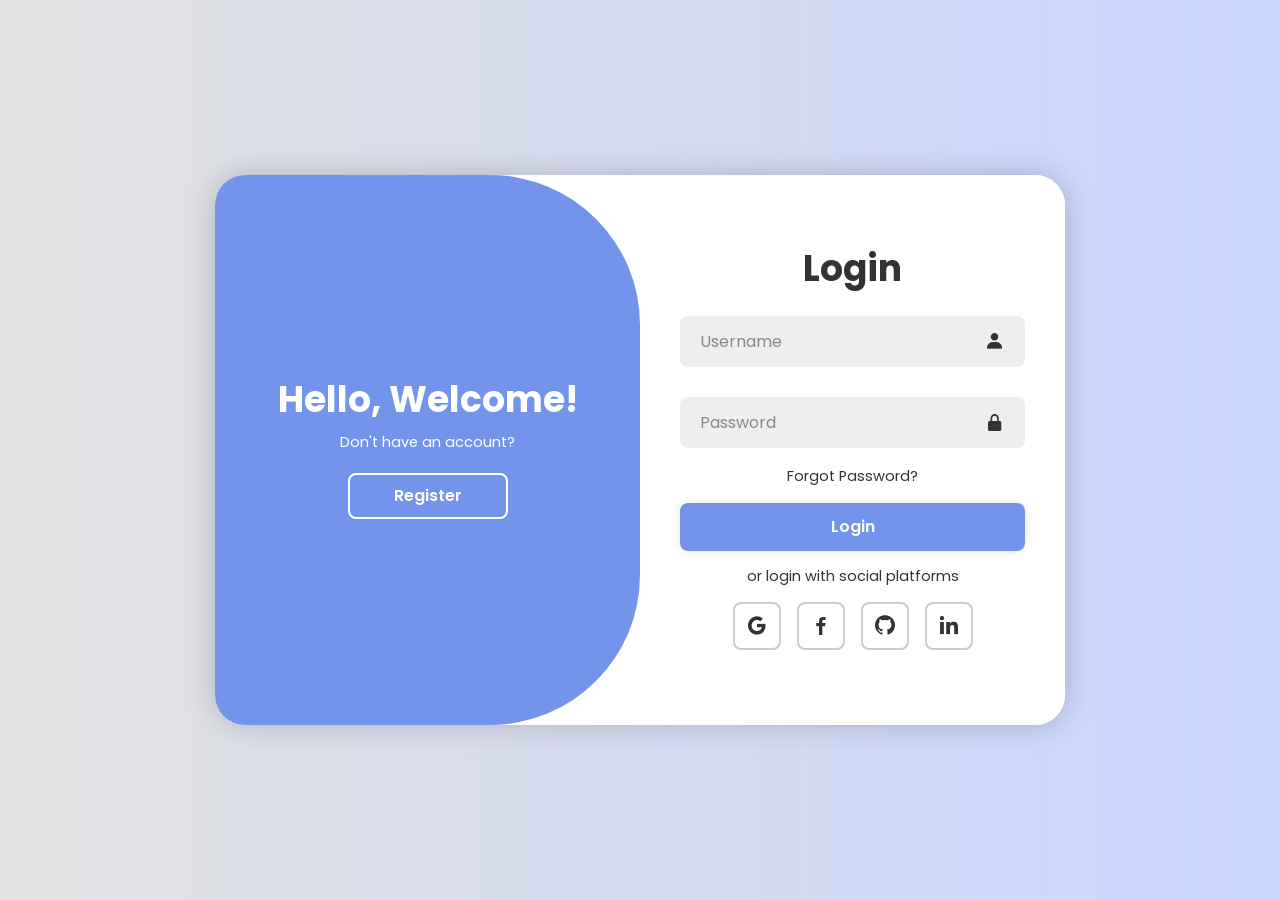
<file: index.html>
<!DOCTYPE html>
<html lang="vi">
<head>
    <meta charset="UTF-8">
    <meta name="viewport" content="width=device-width, initial-scale=1.0">
    <title>Login/Signup Form</title>
    <link rel="stylesheet" href="frontend/web/SignUp_LogIn_Form.css">
    <link href='https://unpkg.com/boxicons@2.1.4/css/boxicons.min.css' rel='stylesheet'>
</head>
<body>

    <div class="container">
        <!-- ĐĂNG NHẬP -->
        <div class="form-box login">
            <form action="#">
                <h1>Login</h1>
                <div class="input-box">
                    <input type="text" placeholder="Username" required>
                    <i class='bx bxs-user'></i>
                </div>
                <div class="input-box">
                    <input type="password" placeholder="Password" required>
                    <i class='bx bxs-lock-alt'></i>
                </div>
                <div class="forgot-link">
                    <a href="#">Forgot Password?</a>
                </div>
                <button type="submit" class="btn">Login</button>
                <p>or login with social platforms</p>
                <div class="social-icons">
                    <a href="#"><i class='bx bxl-google'></i></a>
                    <a href="#"><i class='bx bxl-facebook'></i></a>
                    <a href="#"><i class='bx bxl-github'></i></a>
                    <a href="#"><i class='bx bxl-linkedin'></i></a>
                </div>
            </form>
        </div>

        <!-- ĐĂNG KÝ -->
        <div class="form-box register">
            <form action="#">
                <h1>Registration</h1>
                <div class="input-box">
                    <input type="text" placeholder="Username" required>
                    <i class='bx bxs-user'></i>
                </div>
                <div class="input-box">
                    <input type="email" placeholder="Email" required>
                    <i class='bx bxs-envelope'></i>
                </div>
                <div class="input-box">
                    <input type="password" placeholder="Password" required>
                    <i class='bx bxs-lock-alt'></i>
                </div>
                <button type="submit" class="btn">Register</button>
                <p>or register with social platforms</p>
                <div class="social-icons">
                    <a href="#"><i class='bx bxl-google'></i></a>
                    <a href="#"><i class='bx bxl-facebook'></i></a>
                    <a href="#"><i class='bx bxl-github'></i></a>
                    <a href="#"><i class='bx bxl-linkedin'></i></a>
                </div>
            </form>
        </div>

        <!-- TOGGLE PANEL -->
        <div class="toggle-box">
            <div class="toggle-panel toggle-left">
                <h1>Hello, Welcome!</h1>
                <p>Don't have an account?</p>
                <button class="btn register-btn">Register</button>
            </div>

            <div class="toggle-panel toggle-right">
                <h1>Welcome Back!</h1>
                <p>Already have an account?</p>
                <button class="btn login-btn">Login</button>
            </div>
        </div>
    </div>

    <!-- TOAST NOTIFICATION -->
    <div id="toast"
        style="display:none; position:fixed; top:20px; right:20px; padding:12px 20px;
               background:#4CAF50; color:white; border-radius:8px;
               box-shadow:0 4px 8px rgba(0,0,0,0.2); z-index:9999;">
    </div>

    <!-- SCRIPTS -->
    <script src="frontend/web/SignUp_LogIn_Form.js"></script>
    <script>
    // 🔑 Để API_URL rỗng để tự động bắt theo Origin của Flask Server
    const API_URL = "";

    window.addEventListener("DOMContentLoaded", () => {
        // XỬ LÝ ĐĂNG KÝ
        const registerForm = document.querySelector(".register form");

        registerForm.addEventListener("submit", async (e) => {
            e.preventDefault();

            const username = registerForm.querySelector('input[placeholder="Username"]').value.trim();
            const email = registerForm.querySelector('input[placeholder="Email"]').value.trim();
            const password = registerForm.querySelector('input[placeholder="Password"]').value.trim();

            try {
                const res = await fetch(`${API_URL}/register`, {
                    credentials: "include",
                    method: "POST",
                    headers: { "Content-Type": "application/json" },
                    body: JSON.stringify({ username, email, password }),
                });

                const data = await res.json();
                if (res.ok) {
                    showToast(data.message);
                    registerForm.reset();
                } else {
                    showToast(data.message || "Đăng ký thất bại!", true);
                }
            } catch (err) {
                console.error(err);
                showToast("Không thể kết nối đến server!", true);
            }
        });

        // XỬ LÝ ĐĂNG NHẬP
        const loginForm = document.querySelector('.login form');

        loginForm.addEventListener('submit', async (e) => {
            e.preventDefault();
            const username = loginForm.querySelector('input[placeholder="Username"]').value.trim();
            const password = loginForm.querySelector('input[placeholder="Password"]').value.trim();

            try {
                const res = await fetch(`${API_URL}/login`, {
                    credentials: "include",
                    method: 'POST',
                    headers: { 'Content-Type': 'application/json' },
                    body: JSON.stringify({ username, password })
                });

                const data = await res.json();
                if (res.ok) {
                    showToast(data.message);
                    localStorage.setItem("loggedInUser", username);
                    setTimeout(() => {
                        // Sửa từ "/web/index.html" thành "index.html" để không bị lỗi 404
                        window.location.href = "main.html"; 
                    }, 1500);
                } else {
                    showToast(data.message || 'Sai tên đăng nhập hoặc mật khẩu!', true);
                }
            } catch (err) {
                console.error(err);
                showToast("Không thể kết nối đến server!", true);
            }
        });
    });
    </script>

</body>
</html>
</file>
<file: frontend/web/SignUp_LogIn_Form.css>
@import url('https://fonts.googleapis.com/css2?family=Poppins:ital,wght@0,100;0,200;0,300;0,400;0,500;0,600;0,700;0,800;0,900;1,100;1,200;1,300;1,400;1,500;1,600;1,700;1,800;1,900&display=swap');

*{
    margin: 0;
    padding: 0;
    box-sizing: border-box;
    font-family: "Poppins", sans-serif;
    text-decoration: none;
    list-style: none;
}

body{
    display: flex;
    justify-content: center;
    align-items: center;
    min-height: 100vh;
    background: linear-gradient(90deg, #e2e2e2, #c9d6ff);
}

.container{
    position: relative;
    width: 850px;
    height: 550px;
    background: #fff;
    margin: 20px;
    border-radius: 30px;
    box-shadow: 0 0 30px rgba(0, 0, 0, .2);
    overflow: hidden;
}

    .container h1{
        font-size: 36px;
        margin: -10px 0;
    }

    .container p{
        font-size: 14.5px;
        margin: 15px 0;
    }

form{ width: 100%; }

.form-box{
    position: absolute;
    right: 0;
    width: 50%;
    height: 100%;
    background: #fff;
    display: flex;
    align-items: center;
    color: #333;
    text-align: center;
    padding: 40px;
    z-index: 1;
    transition: .6s ease-in-out 1.2s, visibility 0s 1s;
}

    .container.active .form-box{ right: 50%; }

    .form-box.register{ visibility: hidden; }
        .container.active .form-box.register{ visibility: visible; }

.input-box{
    position: relative;
    margin: 30px 0;
}

    .input-box input{
        width: 100%;
        padding: 13px 50px 13px 20px;
        background: #eee;
        border-radius: 8px;
        border: none;
        outline: none;
        font-size: 16px;
        color: #333;
        font-weight: 500;
    }

        .input-box input::placeholder{
            color: #888;
            font-weight: 400;
        }
    
    .input-box i{
        position: absolute;
        right: 20px;
        top: 50%;
        transform: translateY(-50%);
        font-size: 20px;
    }

.forgot-link{ margin: -15px 0 15px; }
    .forgot-link a{
        font-size: 14.5px;
        color: #333;
    }

.btn{
    width: 100%;
    height: 48px;
    background: #7494ec;
    border-radius: 8px;
    box-shadow: 0 0 10px rgba(0, 0, 0, .1);
    border: none;
    cursor: pointer;
    font-size: 16px;
    color: #fff;
    font-weight: 600;
}

.social-icons{
    display: flex;
    justify-content: center;
}

    .social-icons a{
        display: inline-flex;
        padding: 10px;
        border: 2px solid #ccc;
        border-radius: 8px;
        font-size: 24px;
        color: #333;
        margin: 0 8px;
    }

.toggle-box{
    position: absolute;
    width: 100%;
    height: 100%;
}

    .toggle-box::before{
        content: '';
        position: absolute;
        left: -250%;
        width: 300%;
        height: 100%;
        background: #7494ec;
        /* border: 2px solid red; */
        border-radius: 150px;
        z-index: 2;
        transition: 1.8s ease-in-out;
    }

        .container.active .toggle-box::before{ left: 50%; }

.toggle-panel{
    position: absolute;
    width: 50%;
    height: 100%;
    /* background: seagreen; */
    color: #fff;
    display: flex;
    flex-direction: column;
    justify-content: center;
    align-items: center;
    z-index: 2;
    transition: .6s ease-in-out;
}

    .toggle-panel.toggle-left{ 
        left: 0;
        transition-delay: 1.2s; 
    }
        .container.active .toggle-panel.toggle-left{
            left: -50%;
            transition-delay: .6s;
        }

    .toggle-panel.toggle-right{ 
        right: -50%;
        transition-delay: .6s;
    }
        .container.active .toggle-panel.toggle-right{
            right: 0;
            transition-delay: 1.2s;
        }

    .toggle-panel p{ margin-bottom: 20px; }

    .toggle-panel .btn{
        width: 160px;
        height: 46px;
        background: transparent;
        border: 2px solid #fff;
        box-shadow: none;
    }

@media screen and (max-width: 650px){
    .container{ height: calc(100vh - 40px); }

    .form-box{
        bottom: 0;
        width: 100%;
        height: 70%;
    }

        .container.active .form-box{
            right: 0;
            bottom: 30%;
        }

    .toggle-box::before{
        left: 0;
        top: -270%;
        width: 100%;
        height: 300%;
        border-radius: 20vw;
    }

        .container.active .toggle-box::before{
            left: 0;
            top: 70%;
        }

        .container.active .toggle-panel.toggle-left{
            left: 0;
            top: -30%;
        }

    .toggle-panel{ 
        width: 100%;
        height: 30%;
    }
        .toggle-panel.toggle-left{ top: 0; }
        .toggle-panel.toggle-right{
            right: 0;
            bottom: -30%;
        }

            .container.active .toggle-panel.toggle-right{ bottom: 0; }
}

@media screen and (max-width: 400px){
    .form-box { padding: 20px; }

    .toggle-panel h1{font-size: 30px; }
}
</file>
<file: frontend/SignUp_LogIn_Form.css>
@import url('https://fonts.googleapis.com/css2?family=Poppins:ital,wght@0,100;0,200;0,300;0,400;0,500;0,600;0,700;0,800;0,900;1,100;1,200;1,300;1,400;1,500;1,600;1,700;1,800;1,900&display=swap');

*{
    margin: 0;
    padding: 0;
    box-sizing: border-box;
    font-family: "Poppins", sans-serif;
    text-decoration: none;
    list-style: none;
}

body{
    display: flex;
    justify-content: center;
    align-items: center;
    min-height: 100vh;
    background: linear-gradient(90deg, #e2e2e2, #c9d6ff);
}

.container{
    position: relative;
    width: 850px;
    height: 550px;
    background: #fff;
    margin: 20px;
    border-radius: 30px;
    box-shadow: 0 0 30px rgba(0, 0, 0, .2);
    overflow: hidden;
}

    .container h1{
        font-size: 36px;
        margin: -10px 0;
    }

    .container p{
        font-size: 14.5px;
        margin: 15px 0;
    }

form{ width: 100%; }

.form-box{
    position: absolute;
    right: 0;
    width: 50%;
    height: 100%;
    background: #fff;
    display: flex;
    align-items: center;
    color: #333;
    text-align: center;
    padding: 40px;
    z-index: 1;
    transition: .6s ease-in-out 1.2s, visibility 0s 1s;
}

    .container.active .form-box{ right: 50%; }

    .form-box.register{ visibility: hidden; }
        .container.active .form-box.register{ visibility: visible; }

.input-box{
    position: relative;
    margin: 30px 0;
}

    .input-box input{
        width: 100%;
        padding: 13px 50px 13px 20px;
        background: #eee;
        border-radius: 8px;
        border: none;
        outline: none;
        font-size: 16px;
        color: #333;
        font-weight: 500;
    }

        .input-box input::placeholder{
            color: #888;
            font-weight: 400;
        }
    
    .input-box i{
        position: absolute;
        right: 20px;
        top: 50%;
        transform: translateY(-50%);
        font-size: 20px;
    }

.forgot-link{ margin: -15px 0 15px; }
    .forgot-link a{
        font-size: 14.5px;
        color: #333;
    }

.btn{
    width: 100%;
    height: 48px;
    background: #7494ec;
    border-radius: 8px;
    box-shadow: 0 0 10px rgba(0, 0, 0, .1);
    border: none;
    cursor: pointer;
    font-size: 16px;
    color: #fff;
    font-weight: 600;
}

.social-icons{
    display: flex;
    justify-content: center;
}

    .social-icons a{
        display: inline-flex;
        padding: 10px;
        border: 2px solid #ccc;
        border-radius: 8px;
        font-size: 24px;
        color: #333;
        margin: 0 8px;
    }

.toggle-box{
    position: absolute;
    width: 100%;
    height: 100%;
}

    .toggle-box::before{
        content: '';
        position: absolute;
        left: -250%;
        width: 300%;
        height: 100%;
        background: #7494ec;
        /* border: 2px solid red; */
        border-radius: 150px;
        z-index: 2;
        transition: 1.8s ease-in-out;
    }

        .container.active .toggle-box::before{ left: 50%; }

.toggle-panel{
    position: absolute;
    width: 50%;
    height: 100%;
    /* background: seagreen; */
    color: #fff;
    display: flex;
    flex-direction: column;
    justify-content: center;
    align-items: center;
    z-index: 2;
    transition: .6s ease-in-out;
}

    .toggle-panel.toggle-left{ 
        left: 0;
        transition-delay: 1.2s; 
    }
        .container.active .toggle-panel.toggle-left{
            left: -50%;
            transition-delay: .6s;
        }

    .toggle-panel.toggle-right{ 
        right: -50%;
        transition-delay: .6s;
    }
        .container.active .toggle-panel.toggle-right{
            right: 0;
            transition-delay: 1.2s;
        }

    .toggle-panel p{ margin-bottom: 20px; }

    .toggle-panel .btn{
        width: 160px;
        height: 46px;
        background: transparent;
        border: 2px solid #fff;
        box-shadow: none;
    }

@media screen and (max-width: 650px){
    .container{ height: calc(100vh - 40px); }

    .form-box{
        bottom: 0;
        width: 100%;
        height: 70%;
    }

        .container.active .form-box{
            right: 0;
            bottom: 30%;
        }

    .toggle-box::before{
        left: 0;
        top: -270%;
        width: 100%;
        height: 300%;
        border-radius: 20vw;
    }

        .container.active .toggle-box::before{
            left: 0;
            top: 70%;
        }

        .container.active .toggle-panel.toggle-left{
            left: 0;
            top: -30%;
        }

    .toggle-panel{ 
        width: 100%;
        height: 30%;
    }
        .toggle-panel.toggle-left{ top: 0; }
        .toggle-panel.toggle-right{
            right: 0;
            bottom: -30%;
        }

            .container.active .toggle-panel.toggle-right{ bottom: 0; }
}

@media screen and (max-width: 400px){
    .form-box { padding: 20px; }

    .toggle-panel h1{font-size: 30px; }
}
</file>
